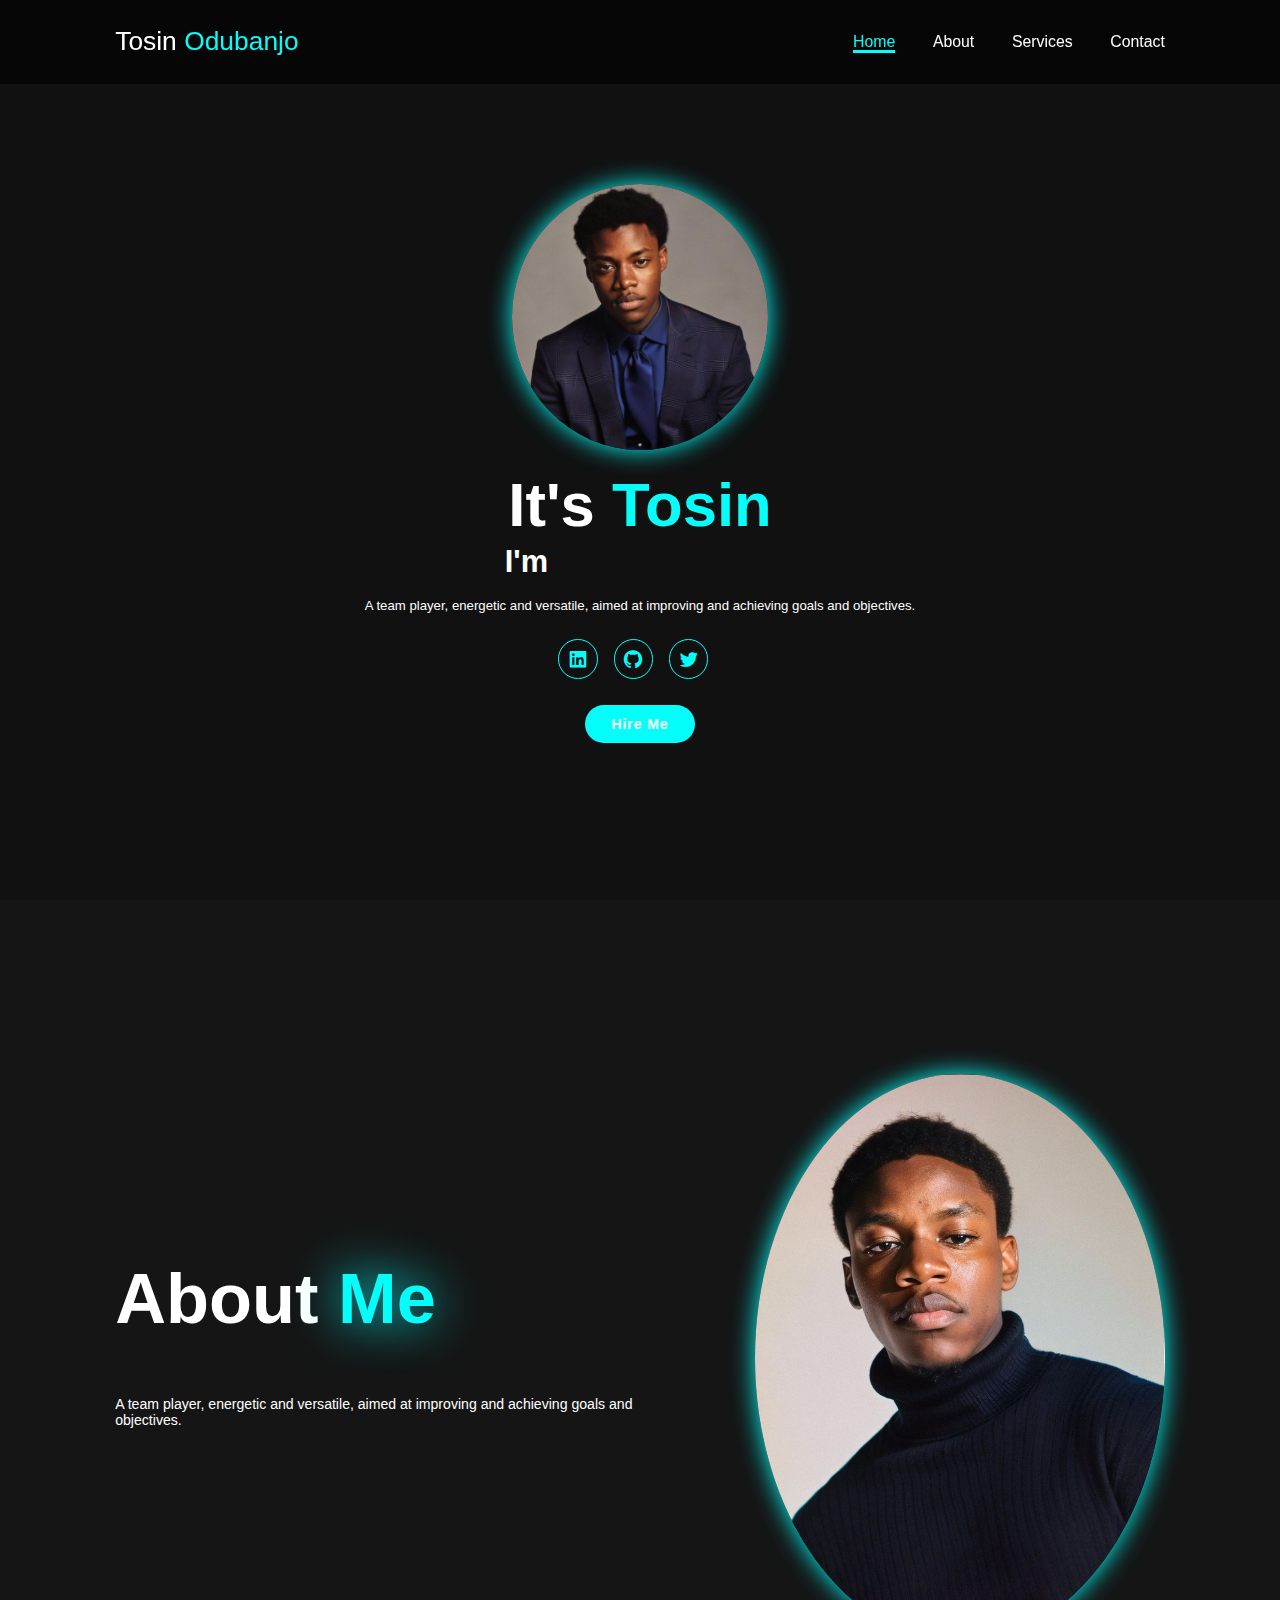
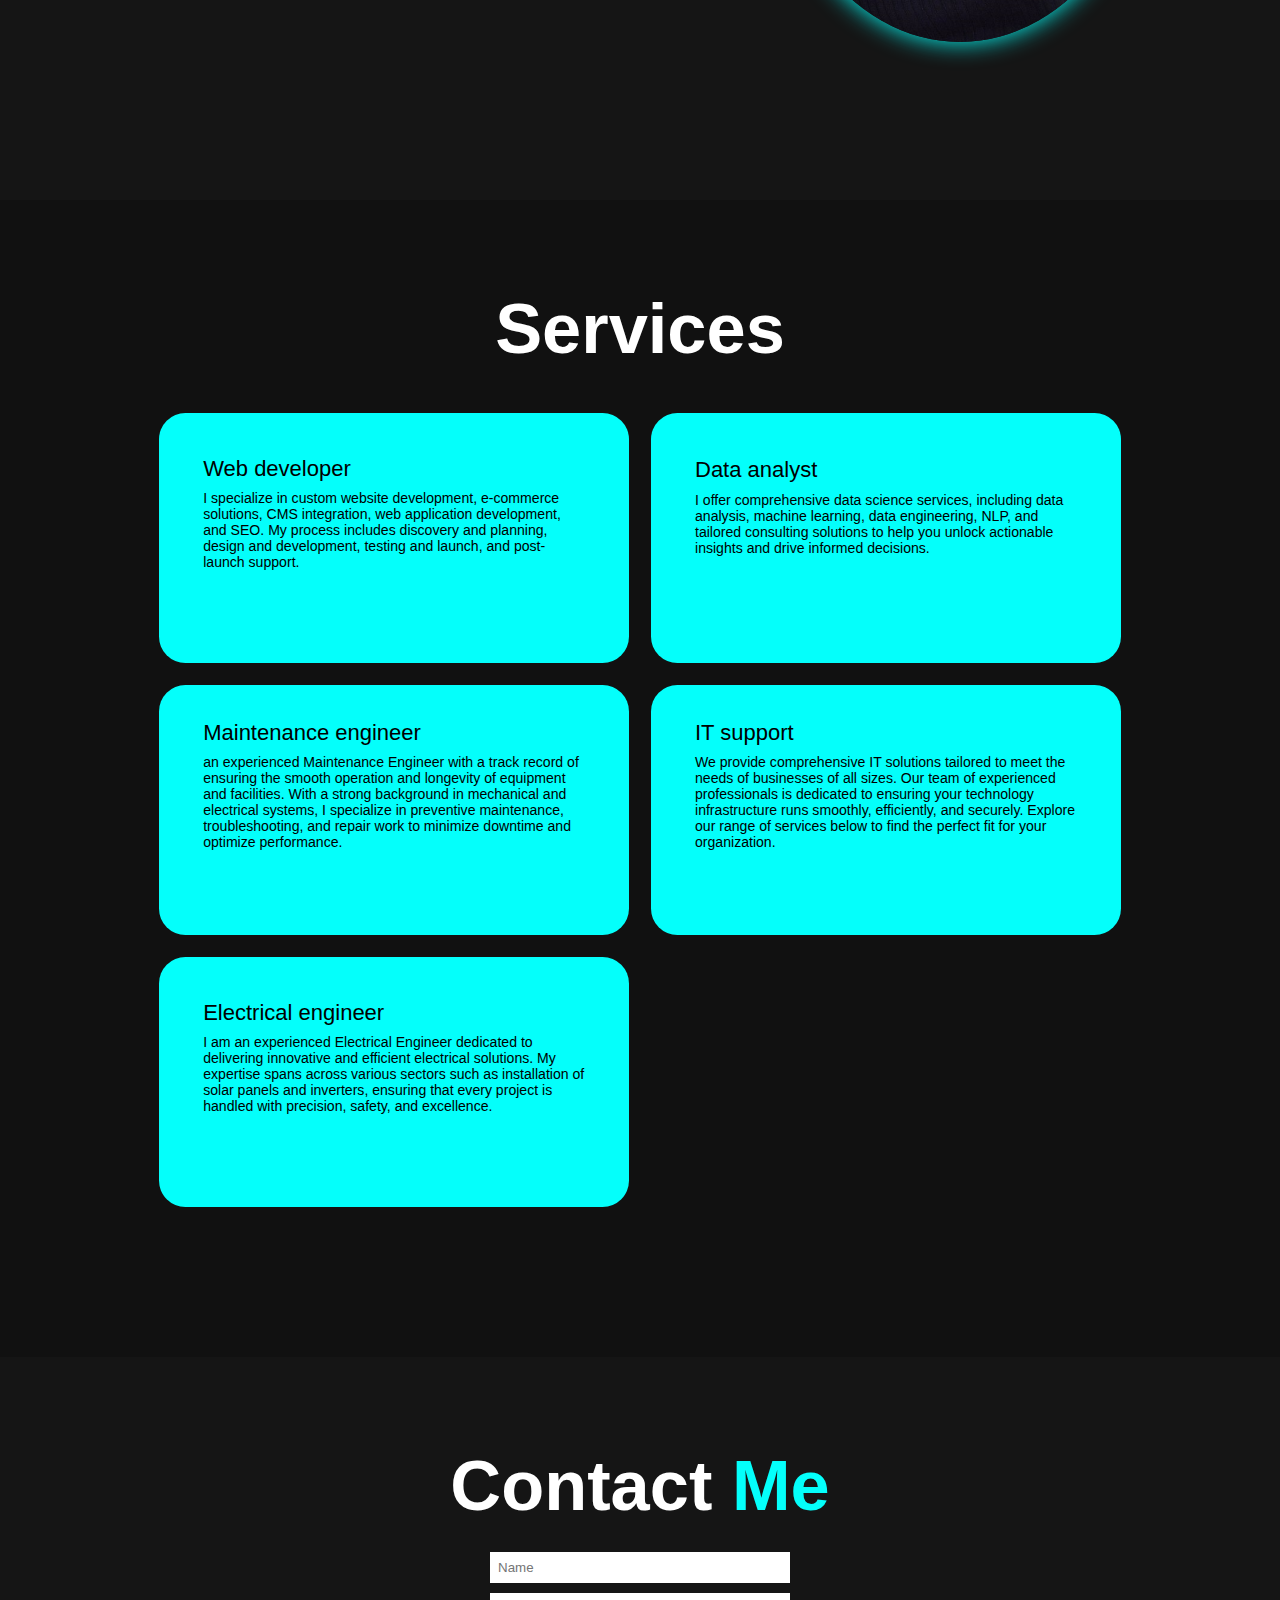
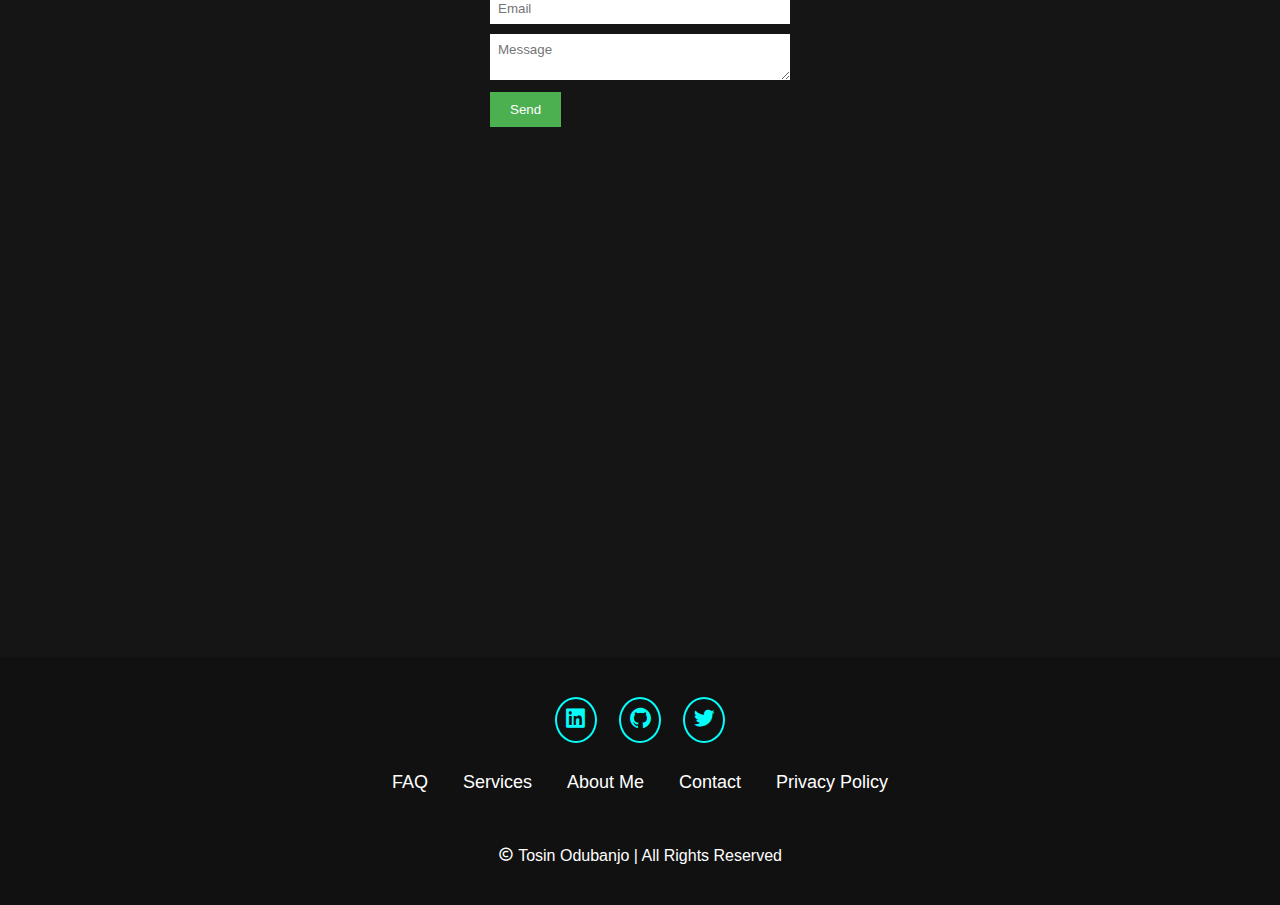
<file: index.html>
<!DOCTYPE html>
<html lang="en">
<head>
    <meta charset="UTF-8">
    <meta name="viewport" content="width=device-width, initial-scale=1">
    <title>Personal Portfolio</title>
    <link rel="stylesheet" href="style.css">
    <link href='https://unpkg.com/boxicons@2.1.4/css/boxicons.min.css' rel='stylesheet'>
    <!-- Smartsupp Live Chat script -->
<!-- Smartsupp Live Chat script -->

<script src="https://static.elfsight.com/platform/platform.js" data-use-service-core defer></script>
<div class="elfsight-app-a0653c70-3305-45ae-ba0b-716c47b16e96" data-elfsight-app-lazy></div>

</head>
<body>
    <header class="header">
        <a href="#home" class="logo">Tosin
            <span>Odubanjo</span></a> 
            <i class='bx bx-menu' id="menu-icon"></i>

    <nav class="navbar">
        <a href="#home" class="active">Home</a>
            <a href="#about">About</a>
            <a href="#services">Services</a>
            <a href="#contact">Contact</a>
    </nav>
    </header>

    <section class="home" id="home">

        <div class="home-img">
            <img src="./WhatsApp Image 2024-05-04 at 15.15.48_584f5192.jpg" alt="">
        </div>

        <div class="home-content">
            <h1>It's <span>Tosin</span></h1>
            <h3 class="text-animation">
                I'm <span></span>
            </h3>

            <p>A team player, energetic and versatile, aimed at improving and achieving goals and objectives.</p>

            <div class="social-icons">
                <a href="https://www.linkedin.com/in/oluwatosin-odubanjo-956ba0303/"><i class='bx bxl-linkedin-square'></i></a>
                <a href="https://github.com/tosinfeatcodes"><i class='bx bxl-github'></i></a>
                <a href="https://twitter.com/mynameistosin"><i class='bx bxl-twitter'></i></a>
            </div>

            <a href="HireMe.html" class="btn">Hire Me</a>
        </div>
    </section>

    <section class="about" id="about">
        <div class="about-content">
            <h2 class="heading">About <span>Me</span></h2>
            <h3 class="text-animation">
                <span></span>
            </h3>
            <p>A team player, energetic and versatile, aimed at improving and achieving goals and objectives.</p>
            <!--<a href="#" class="btn">Read More</a>-->
        </div>
        <div class="about-img">
            <img src="./WhatsApp Image 2024-05-13 at 09.29.47_705b6608.jpg" alt="">
        </div>
    </section>

    <section class="services" id="services">
        <h2 class="heading">Services</h2>

        <div class="services-container">
            <div class="service-box">
                <div class="service-info">
                    <h4>Web developer</h4>
                    <p>I specialize in custom website development, e-commerce solutions, CMS integration, web application development, and SEO. My process includes discovery and planning, design and development, testing and launch, and post-launch support.</p>
                </div>
            </div>
    
            <div class="service-box">
                <div class="service-info">
                    <h4>Data analyst</h4>
                    <p>I offer comprehensive data science services, including data analysis, machine learning, data engineering, NLP, and tailored consulting solutions to help you unlock actionable insights and drive informed decisions.</p>
                </div>
            </div>
    
            <div class="service-box">
                <div class="service-info">
                    <h4>Maintenance engineer</h4>
                    <p>an experienced Maintenance Engineer with a track record of ensuring the smooth operation and longevity of equipment and facilities. With a strong background in mechanical and electrical systems, I specialize in preventive maintenance, troubleshooting, and repair work to minimize downtime and optimize performance.</p>
                </div>
            </div>
    
            <div class="service-box">
                <div class="service-info">
                    <h4>IT support</h4>
                    <p>We provide comprehensive IT solutions tailored to meet the needs of businesses of all sizes. Our team of experienced professionals is dedicated to ensuring your technology infrastructure runs smoothly, efficiently, and securely. Explore our range of services below to find the perfect fit for your organization.</p>
                </div>
            </div>
    
            <div class="service-box">
                <div class="service-info">
                    <h4>Electrical engineer</h4>
                    <p>I am an experienced Electrical Engineer dedicated to delivering innovative and efficient electrical solutions. My expertise spans across various sectors such as installation of solar panels and inverters, ensuring that every project is handled with precision, safety, and excellence.</p>
                </div>
            </div>
        </div>

    </section>

    <section class="contact" id="contact">

        <h2 class="heading">Contact <span>Me</span></h2>
        <form target="blank" action="https://formsubmit.co/tosincodubanjo@gmail.com" method="POST">
            <input type="text" name="name" required placeholder="Name">
            <input type="email" name="email" required placeholder="Email">
            <textarea name="msg" required placeholder="Message"></textarea>
            <button type="submit">Send</button>
       </form>        
    </section>

    <footer class="footer">

        <div class="social">
            <a href="https://www.linkedin.com/in/oluwatosin-odubanjo-956ba0303/"><i class='bx bxl-linkedin-square'></i></a>
            <a href="https://github.com/tosinfeatcodes" target="_blank"><i class='bx bxl-github'></i></a>
            <a href="https://twitter.com/mynameistosin" target="_blank"><i class='bx bxl-twitter'></i></a>
        </div>

        <ul class="list">
            <li>
                <a href="#">FAQ</a>
            </li>
            <li>
                <a href="#">Services</a>
            </li>
            <li>
                <a href="#">About Me</a>
            </li>
            <li>
                <a href="#">Contact</a>
            </li>
            <li>
                <a href="#">Privacy Policy</a>
            </li>
        </ul>
        <p class="copyright">
            <i class='bx bx-copyright' ></i> Tosin Odubanjo | All Rights Reserved
        </p>

    </footer>

    <script src="script.js"></script>
</body>
</html>
</file>
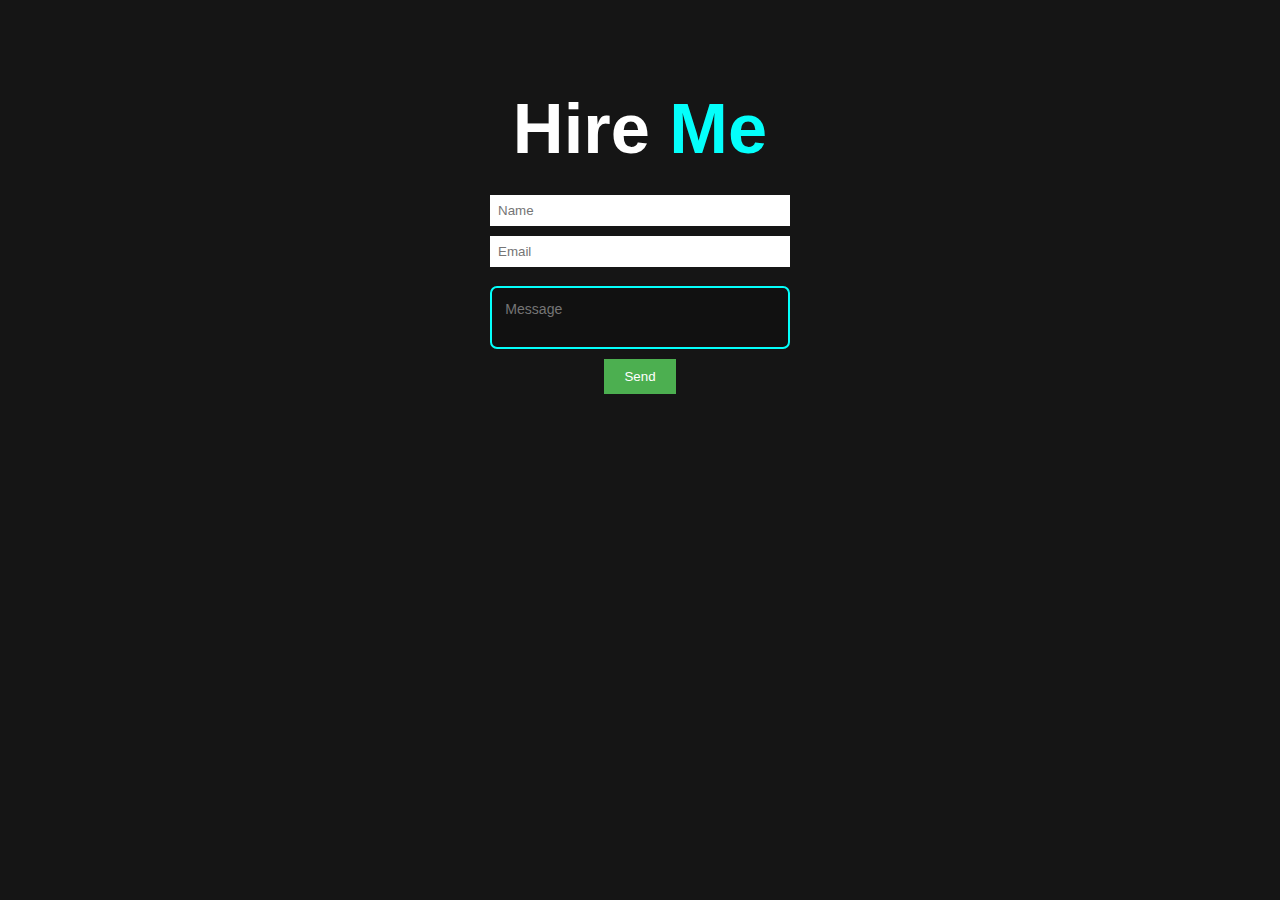
<file: HireMe.html>
<!DOCTYPE html>
<html lang="en">
<head>
    <meta charset="UTF-8">
    <meta name="viewport" content="width=device-width, initial-scale=1.0">
    <title>Document</title>
    <link rel="stylesheet" href="style.css">
    <link href='https://unpkg.com/boxicons@2.1.4/css/boxicons.min.css' rel='stylesheet'>
    <!-- Smartsupp Live Chat script -->
    <script src="https://static.elfsight.com/platform/platform.js" data-use-service-core defer></script>
    <div class="elfsight-app-a0653c70-3305-45ae-ba0b-716c47b16e96" data-elfsight-app-lazy></div>

</head>
<body>
    <section class="hire" id="hire">
        <h2 class="heading">Hire <span>Me</span></h2>
        <form target="blank" action="https://formsubmit.co/tosincodubanjo@gmail.com" method="POST">
            <input type="text" name="name" required placeholder="Name">
            <input type="email" name="email" required placeholder="Email">
            <textarea name="msg" required placeholder="Message"></textarea>
            <button type="submit">Send</button>
       </form>    
    </section>
    <script src="script.js"></script>
</body>
</html>
</file>
<file: style.css>
*{
    margin: 0;
    padding: 0;
    box-sizing: border-box;
    text-decoration: none;
    border: none;
    outline: none;
    scroll-behavior: smooth;
    font-family: "poppins", sans-serif;
}
:root {
    --bg-color: #111111;
    --second-bg-color: #151515;
    --text-color: white;
    --main-color: #04fffb;
}
html{
    font-size: 62.5%;
    overflow-x: hidden;
}
body{
    background: var(--bg-color);
    color: var(--text-color);
}
.header{
    position: fixed;
    top: 0;
    left: 0;
    width: 100%;
    padding: 3rem 9%;
    background: rgba(0, 0, 0, 0.6);
    backdrop-filter: blur(10px);
    display: flex;
    justify-content: space-between;
    align-items: center;
    z-index: 100;
}
.logo{
    font-size: 3rem;
    color: var(--text-color);
    font: 800;
    cursor: pointer;
    transition: 0.3s ease-in-out;
}
.logo:hover{
    transform: scale(1.1);
}
.navbar a{
    font-size: 1.8rem;
    color: white;
    margin-left: 4rem;
    font-weight: 500;
    transition: 0.3 ease-in-out;
    border-bottom: 3px solid transparent;
}
.navbar a:hover,
.navbar a.active{
    color: var(--main-color);
    border-bottom: 3px solid var(--main-color);
}
#menu-icon{
    font-size: 3.6rem;
    color: var(--main-color);
    display: none;
}
section{
    min-height: 100vh;
    padding: 10rem 9% 10rem;
}
.home{
    display: flex;
    justify-content: center;
    align-items: center;
    flex-direction: column;
    gap: 1rem;
}
.home-content{
    display: flex;
    align-items: center;
    justify-content: center;
    flex-direction: column;
    text-align: center;
    margin-top: 3rem;
}
span{
    color: var(--main-color);
}
.logo span{
    color: var(--main-color);
}
.home-content h3{
    margin-bottom: 2rem;
    margin-top: 1rem;
    font-size: 3.5rem;
}
.home-content h1{
    font-size: 7rem;
    font-weight: 700;
    margin-top: 1.5rem;
    line-height: 1;
}
.home-img{
    border-radius: 50%;
}
.home-img img{
    position: relative;
    top: 3rem;
    width: 20vw;
    border-radius: 50%;
    box-shadow: 0 0 25px var(--main-color);
    cursor: pointer;
    transition: 0.4s ease-in-out;
}
.home-img img:hover{
    box-shadow: 0 0 50px var(--main-color),
                0 0 100px var(--main-color);
}
.home-content p{
    font-size: 1.5rem;
    font-weight: 500;
    max-width: 1000px;
}
.social-icons a{
    display: inline-flex;
    justify-content: center;
    align-items: center;
    width: 4.5rem;
    height: 4.5rem;
    background: transparent;
    border: 0.2rem solid var(--main-color);
    font-size: 2.5rem;
    border-radius: 50%;
    color: var(--main-color);
    margin: 3rem 1.5rem 3rem 0;
    transition: 0.3s ease-in-out;
}
.social-icons a:hover{
    color: white;
    transform: scale(1.3)translateY(-5px);
    box-shadow: 0 0 25px var(--main-color);
    background-color: var(--main-color);
}
.btn{
    display: inline-block;
    padding: 1rem 2.8rem;
    background: var(--main-color);
    border-radius: 4rem;
    font-size: 1.6rem;
    color: white;
    border: 2px solid transparent;
    letter-spacing: 0.1rem;
    font-weight: 600;
    transition: 0.3s ease-in-out;
    cursor: pointer;
}
.btn:hover{
    transform: scale(1.05);
    box-shadow: 0 0 25px var(--main-color);
}
.text-animation{
    font-size: 34px;
    font-weight: 600;
    min-width: 280px;
}
.text-animation span{
    position: relative;
}
.text-animation span::before{
    content: 'Web developer';
    color: var(--main-color);
    animation: words 20s infinite;
}
.text-animation span::after{
    content: "";
    background-color: var(--bg-color);
    position: absolute;
    width: calc(100% + 8px);
    height: 100%;
    border-left: 3px solid var(--bg-color);
    right: -8px;
    animation: cursor 0.6s infinite, typing 20s steps(14) infinite;
}
@keyframes cursor{
    to{
        border-left: 2px solid var(--main-color);
    }
}
@keyframes words{
    0%,
    20%{
        content: 'a web developer';
    }
    21%,
    40%{
        content: "a maintenance engineer";
    }
    41%,
    60%{
        content: "an IT support";
    }
    61%,
    80%{
        content: "an electrical engineer";
    }
    81%,
    100%{
        content: "a data analyst";
    }
}
@keyframes typing{
    10%,
    15%,
    30%,
    35%,
    50%,
    55%,
    70%,
    75%,
    90%,
    95% {
        width: 0;
    }
    5%,
    20%,
    25%,
    40%,
    45%,
    60%,
    65%,
    80%,
    85%{
        width: calc(100% + 8px);
    }
}
.about{
    display: flex;
    justify-content: center;
    align-items: center;
    gap: 10rem;
    background: var(--second-bg-color);
    color: white;
}
.about h2 span{
    color: var(--main-color);
    text-shadow: 0 0 50px var(--main-color);
}
.about-img{
    border-radius: 50%;
}
.about-img img{
    position: relative;
    width: 32vw;
    border-radius: 50%;
    box-shadow: 0 0 25px var(--main-color);
    top: 1rem;
    cursor: pointer;
    transition: 0.4s ease-in-out;
}
.about-img img:hover{
    box-shadow: 0 0 50px var(--main-color),
                0 0 100px var(--main-color);
}
.heading{
    text-align: center;
    font-size: 8rem;
}
.about-content h2{
    text-align: left;
    line-height: 1.5;
}
.about-content h3{
    font-size: 2.6rem;
}
.about-content p{
    font-size: 1.6rem;
    margin: 2rem 0 3rem;
}

.about-content .text-animation span::before{
    content: 'Web developer';
    color: var(--main-color);
    animation: words 20s infinite;
}
.about-content .text-animation span::after{
    content: "";
    background-color: var(--second-bg-color);
    position: absolute;
    width: calc(100% + 8px);
    height: 100%;
    border-left: 3px solid var(--second-bg-color);
    right: -8px;
    animation: cursor 0.6s infinite, typing 20s steps(14) infinite;
}

::-webkit-scrollbar{
    width: 15px;
}
::-webkit-scrollbar-thumb{
    background-color: var(--main-color);
}
::-webkit-scrollbar-track{
    background-color: var(--bg-color);
    width: 50px;
}
.services{
    background: var(--bg-color);
    color: white;
}
.services h2{
    margin-bottom: 5rem;
    color: white;
}
.services-container{
    display: grid;
    grid-template-columns: repeat(3,1fr);
    align-items: center;
    gap: 2.5rem;
}
.service-box{
    background-color: var(--main-color);
    color: black;
    height: 250px;
    border-radius: 3rem;
    cursor: pointer;
    transition: 0.3s ease-in-out;
}
.service-box:hover{
    background: white;
    color: var(--main-color);
    transform: scale(1.03);
}
.service-box .service-info{
    display: flex;
    flex-direction: column;
    text-align: left;
    max-height: 200px;
    justify-content: center;
    align-items: baseline;
    padding: 5em;
}
.service-info h4{
    font-size: 2.5rem;
    font-weight: 500;
    margin-bottom: 1rem;
}
.service-info p{
    font-size: 1.6rem;
    font-weight: 400;
    max-height: 100px;
    margin: auto;
}
.contact{
    background-color: var(--second-bg-color);
}
.contact h2{
    margin-bottom: 3rem;
    color: white;
}
form {
    width: 300px;
    margin: 0 auto;
}

input[type="text"],
input[type="email"],
textarea {
    width: 100%;
    padding: 8px;
    margin-bottom: 10px;
}

button[type="submit"] {
    background-color: #4CAF50;
    color: white;
    padding: 10px 20px;
    border: none;
    cursor: pointer;
}
.hire{
    background-color: var(--second-bg-color);
}
.hire h2{
    margin-bottom: 3rem;
    color: white;
}
.hire form{
    max-width: 70rem;
    margin: 1rem auto;
    text-align: center;
    margin-bottom: 3rem;
}
.hire form .input-box{
    display: flex;
    justify-content: center;
    flex-wrap: wrap;
}
.hire form .input-box input,
.hire form textarea{
    width: 100%;
    padding: 1.5rem;
    font-size: 1.6rem;
    color: var(--text-color);
    background: var(--bg-color);
    border-radius: 0.8rem;
    border: 2px solid var(--main-color);
    margin: 1rem 0;
    resize: none;
}
.hire form .btn{
    margin-top: 2rem;
} 
.footer{
    position: relative;
    bottom: 0;
    width: 100%;
    padding: 40px 0;
    background-color: var(--bg-color);
}
.footer .social{
    text-align: center;
    padding-bottom: 25px;
    color: var(--main-color);
}
.footer .social a{
    font-size: 25px;
    color: var(--main-color);
    border: 2px solid var(--main-color);
    width: 42px;
    line-height: 42px;
    display: inline-block;
    text-align: center;
    border-radius: 50%;
    margin: 0 10px;
    transition: 0.3 ease-in-out;
}
.footer .social a:hover{
    transform: scale(1.2)translateY(-10px);
    background-color: var(--main-color);
    color: var(--text-color);
    box-shadow: 0 0 25px var(--main-color);
}
.footer ul{
    margin-top: 0;
    padding: 0;
    font-size: 18px;
    line-height: 1.6;
    margin-bottom: 0;
    text-align: center;
}
.footer ul li a{
    color: white;
    border-bottom: 3px solid transparent;
    transition: 0.3s ease-in-out;
}
.footer ul li a:hover{
    color: var(--main-color);
    border-bottom: 3px solid var(--main-color);
}
.footer ul li{
    display: inline-block;
    padding: 0 15px;
}
.footer .copyright{
    margin-top: 50px;
    text-align: center;
    font-size: 16px;
    color: white;
}
@media(max-width:1285px){
    html{
        font-size: 55%;
    }
    .services-container{
        padding-bottom: 7rem;
        grid-template-columns: repeat(2,1fr);
        margin: 0 5rem;
    }
}
@media(max-width:991px){
    header{
        padding: 2rem 3%;
    }
    section{
        padding: 10rem 3% 2rem;
    }
    .services{
        padding-bottom: 7rem;
    }
    .footer{
        padding: 2rem 3%;
    }
}
@media(max-width:895px){
    #menu-icon{
        display: block;
    }
    .navbar{
        position: absolute;
        top: 100%;
        right: 0;
        width: 50%;
        padding: 1rem 3%;
        background: rgba(0, 0, 0, 0.9);
        backdrop-filter: blur(20px);
        border-bottom-left-radius: 2rem;
        border-left: 2px solid var(--main-color);
        border-bottom: 2px solid var(--main-color);
        display: none;
    }
    .navbar.active{
        display: block;
    }
    .navbar a{
        display: block;
        font-size: 2rem;
        margin: 3rem 0;
        color: white;
    }
    .home{
        flex-direction: column;
        margin: 5rem 4rem;
    }
    .home-content h3{
        font-size: 2.6rem;
    }
    .home-content h1{
        font-size: 8rem;
        margin-top: 3rem;
    }
    .home-content p{
        max-width: 600px;
        margin: 0 auto;
    }
    .home-img img{
        width: 56vw;
        margin-top: -2rem;
    }
    .about{
        flex-direction: column-reverse;
    }
    .about-content{
        margin: 0 2rem 4rem;
    }
    .about img{
        width: 52vw;
        margin-top: 1rem;
        margin-bottom: 3rem;
    }
    .services h2{
        margin-bottom: 3rem;
    }
    .services-container{
        grid-template-columns: repeat(1,1fr);
    }
}
</file>
